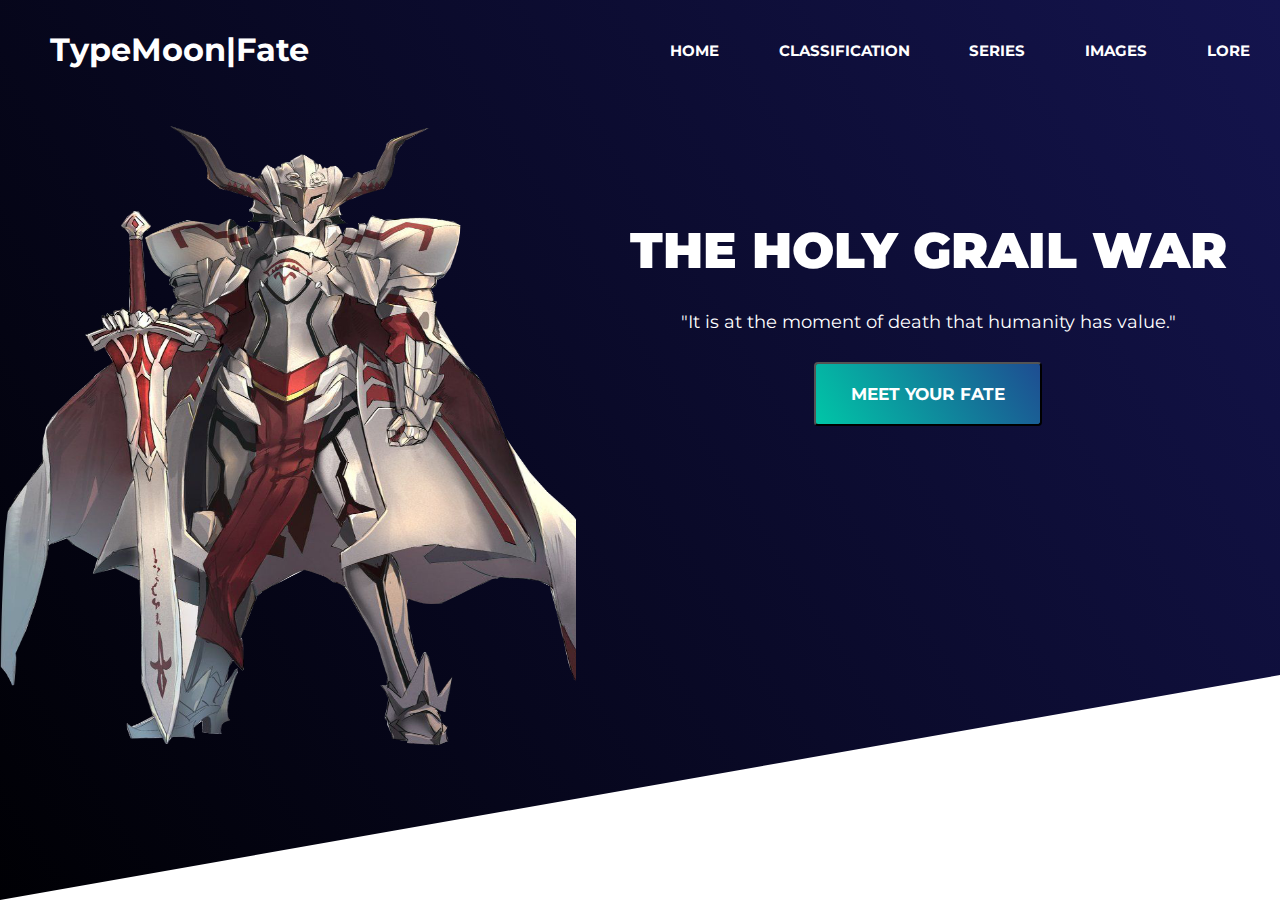
<file: index.html>
<!DOCTYPE html>
<html lang="en">
<head>
    <title>TypeMoon|Fate</title>
    <link rel="stylesheet" type="text/css" href="css/style.css">
    <link href="https://fonts.googleapis.com/css?family=Montserrat" rel="stylesheet">
</head>
<body>
    <header class="site-header" >
        <nav>
            <div class="logo">
                <h1><a href="#">TypeMoon|Fate</a></h1>
            </div>
            <div class="menu">
                <ul>
                    <li><a href="#">Home</a></li>
                    <li><a href="characters.html">Classification</a></li>
                    <li><a href="series.html">Series</a></li>
                    <li><a href="gallery.html">Images</a></li>
                    <li><a href="lore.html">Lore</a></li>
                </ul>
            </div>
        </nav>
        
        <section>
            <div class="leftside">
                <img src="images/14.png">
            </div>
            <div class="rightside">
                <h1>The Holy Grail War</h1>
                <p>"It is at the moment of death that humanity has value."</p>
                <a href="home.html"><button>Meet your Fate</button></a>
            </div>
        </section>
    </header>

</body>
</html>
</file>
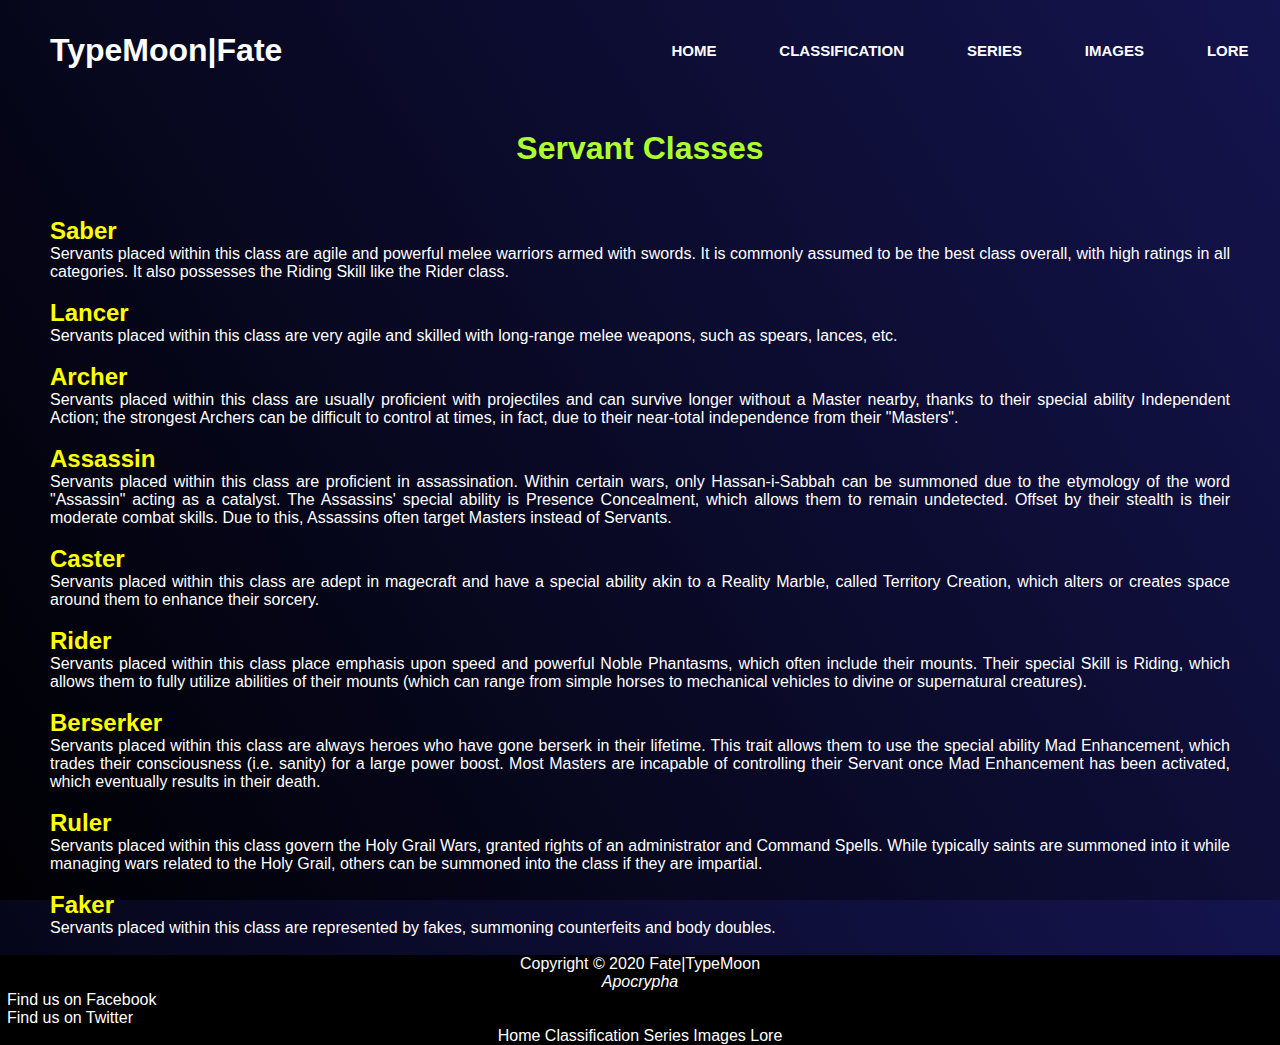
<file: characters.html>
<!DOCTYPE html>
<html lang="en">
<head>
    
    <title>Classification</title>
    <link rel="stylesheet" type="text/css" href="css/style1.css">
</head>
<body>
    <header class="site-header" >
        <nav>
            <div class="logo">
                <h1><a href="index.html">TypeMoon|Fate</a></h1>
            </div>
            <div class="menu">
                <ul>
                    <li><a href="home.html">Home</a></li>
                    <li><a href="#">Classification</a></li>
                    <li><a href="series.html">Series</a></li>
                    <li><a href="gallery.html">Images</a></li>
                    <li><a href="lore.html">Lore</a></li>
                </ul>
            </div>
        </nav>
    <div class="head1">
        <h1>Servant Classes</h1>
    </div>
    <div class="paragraphs">
        <h2>
            Saber
        </h2>
        <p> Servants placed within this class are agile and powerful melee warriors armed with swords. It is commonly assumed to be the best class overall, with high ratings in all categories. It also possesses the Riding Skill like the Rider class.</p><br>
    </div>
    <div class="paragraphs">
        <h2>
            Lancer
        </h2>
        <p>Servants placed within this class are very agile and skilled with long-range melee weapons, such as spears, lances, etc.</p><br>
    </div>
    <div class="paragraphs">
        <h2>
            Archer
        </h2>
        <p>Servants placed within this class are usually proficient with projectiles and can survive longer without a Master nearby, thanks to their special ability Independent Action; the strongest Archers can be difficult to control at times, in fact, due to their near-total independence from their "Masters".</p><br>
    </div>
    <div class="paragraphs">
        <h2>
            Assassin
        </h2>
        <p>Servants placed within this class are proficient in assassination. Within certain wars, only Hassan-i-Sabbah can be summoned due to the etymology of the word "Assassin" acting as a catalyst. The Assassins' special ability is Presence Concealment, which allows them to remain undetected. Offset by their stealth is their moderate combat skills. Due to this, Assassins often target Masters instead of Servants.</p><br>
    </div>
    <div class="paragraphs">
        <h2>
            Caster
        </h2>
        <p>Servants placed within this class are adept in magecraft and have a special ability akin to a Reality Marble, called Territory Creation, which alters or creates space around them to enhance their sorcery.</p><br>
    </div>
    <div class="paragraphs">
        <h2>
            Rider
        </h2>
        <p>Servants placed within this class place emphasis upon speed and powerful Noble Phantasms, which often include their mounts. Their special Skill is Riding, which allows them to fully utilize abilities of their mounts (which can range from simple horses to mechanical vehicles to divine or supernatural creatures).</p><br>
    </div>
    <div class="paragraphs">
        <h2>
            Berserker
        </h2>
        <p>Servants placed within this class are always heroes who have gone berserk in their lifetime. This trait allows them to use the special ability Mad Enhancement, which trades their consciousness (i.e. sanity) for a large power boost. Most Masters are incapable of controlling their Servant once Mad Enhancement has been activated, which eventually results in their death.</p><br>
    </div>
    <div class="paragraphs">
        <h2>
            Ruler
        </h2>
        <p>Servants placed within this class govern the Holy Grail Wars, granted rights of an administrator and Command Spells. While typically saints are summoned into it while managing wars related to the Holy Grail, others can be summoned into the class if they are impartial.</p><br>
    </div>
    <div class="paragraphs">
        <h2>
            Faker
        </h2>
        <p>Servants placed within this class are represented by fakes, summoning counterfeits and body doubles.</p><br>
    </div>
    <div class = "footer">
        Copyright &copy; 2020 Fate|TypeMoon<br/>
        <i>Apocrypha</i>
        <p align="left" style="Top:0px; left:0px;"> <a href="https://www.facebook.com/"> Find us on Facebook</a></p>
        <p align="left" style="Top:0px; left:0px;"> <a href="https://www.twitter.com/"> Find us on Twitter</a></p>
        <p>
        <a href="home.html">Home</a>
         <a href="#">Classification</a>
         <a href="Series.html">Series</a>
         <a href="gallery.html">Images</a>
         <a href="contact.html">Lore</a>
        </p>
    </div>



</body>
</html>
</file>
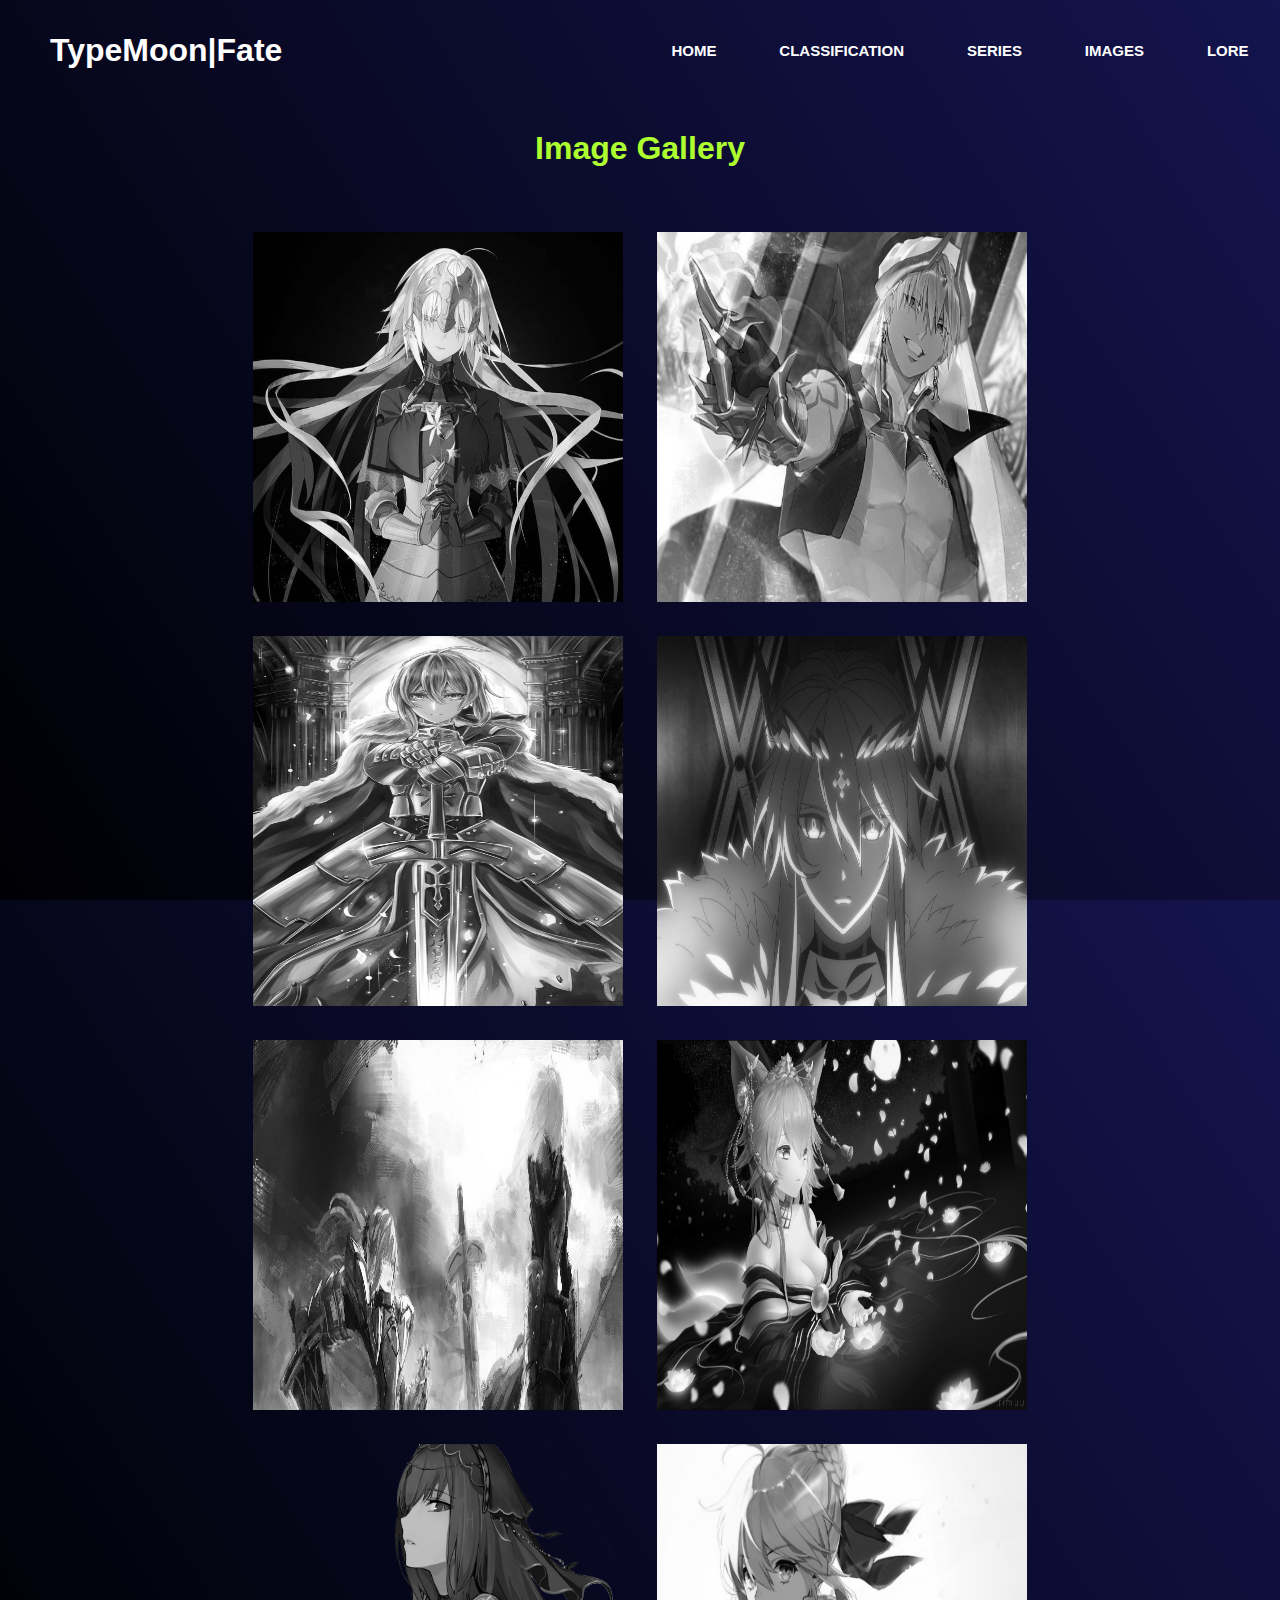
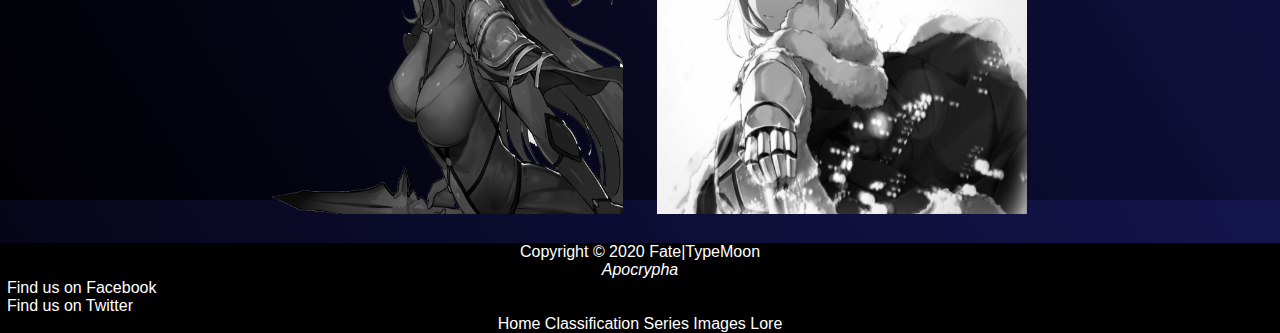
<file: gallery.html>
<!DOCTYPE html>
<html lang="en">
<head>
    
    <title>Images</title>
    <link rel="stylesheet" type="text/css" href="css/style1.css">
</head>
<body>
    <header class="site-header" >
        <nav>
            <div class="logo">
                <h1><a href="index.html">TypeMoon|Fate</a></h1>
            </div>
            <div class="menu">
                <ul>
                    <li><a href="home.html">Home</a></li>
                    <li><a href="characters.html">Classification</a></li>
                    <li><a href="series.html">Series</a></li>
                    <li><a href="#">Images</a></li>
                    <li><a href="lore.html">Lore</a></li>
                </ul>
            </div>
        </nav>
    <div class="head1">
        <h1>Image Gallery</h1>
    </div>
    <div class="gallery" align="center">
        <a href="images/1.jpg" target="_blank"><img src="images/1.jpg" width=400px height=400px data-title="Ruler/Alter Jeanne" alt="Ruler/Alter Jeanne"></a>
        <a href="images/4.jpg"><img src="images/4.jpg" width=400px height=400px title="Caster Gilgamesh" alt="Caster Gilgamesh"></a>
        <a href="images/6.jpg"><img src="images/6.jpg" width=400px height=400px title="Saber Artoria" alt="Saber Artoria"></a>
        <a href="images/7.jpg"><img src="images/7.jpg" width=400px height=400px title="Lancer Artoria" alt="Lancer Artoria"></a>
        <a href="images/9.jpg"><img src="images/9.jpg" width=400px height=400px title="Father and son" alt="Father and son"></a>
        <a href="images/10.png"><img src="images/10.png" width=400px height=400px title="Caster Tamamo" alt="Caster Tamamo"></a>
        <a href="images/11.png"><img src="images/11.png" width=400px height=400px title="Lancer Unknown" alt="Lancer Unknown"></a>
        <a href="images/12.jpg"><img src="images/12.jpg" width=400px height=400px title="Artoria Pendragon" alt="Artoria Pendragon"></a>
    </div>
    <div class = "footer">
        Copyright &copy; 2020 Fate|TypeMoon<br/>
        <i>Apocrypha</i>
        <p align="left" style="Top:0px; left:0px;"> <a href="https://www.facebook.com/"> Find us on Facebook</a></p>
        <p align="left" style="Top:0px; left:0px;"> <a href="https://www.twitter.com/"> Find us on Twitter</a></p>
        <p>
        <a href="home.html">Home</a>
         <a href="characters.html">Classification</a>
         <a href="Series.html">Series</a>
         <a href="#">Images</a>
         <a href="contact.html">Lore</a>
        </p>
    </div>
</body>
</html>
</file>
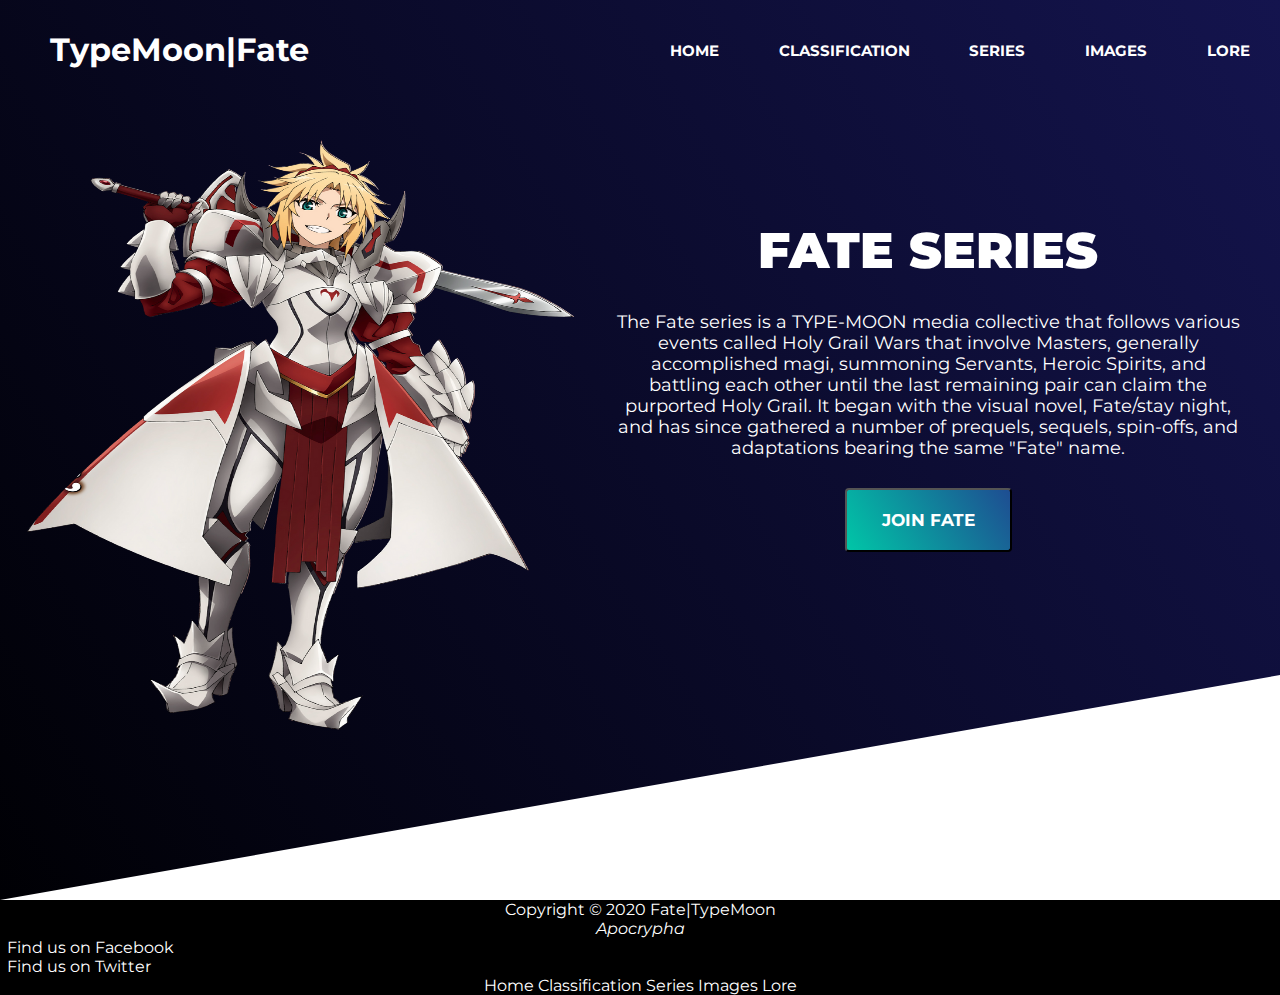
<file: home.html>
<!DOCTYPE html>
<html lang="en">
<head>
    <title></title>
    <link rel="stylesheet" type="text/css" href="css/style.css">
    <link href="https://fonts.googleapis.com/css?family=Montserrat" rel="stylesheet">
</head>
<body>
    <header class="site-header" >
        <nav>
            <div class="logo">
                <h1><a href="index.html">TypeMoon|Fate</a></h1>
            </div>
            <div class="menu">
                <ul>
                    <li><a href="#">Home</a></li>
                    <li><a href="characters.html">Classification</a></li>
                    <li><a href="series.html">Series</a></li>
                    <li><a href="gallery.html">Images</a></li>
                    <li><a href="lore.html">Lore</a></li>
                </ul>
            </div>
        </nav>

        <section>
            <div class="leftside">
                <img src="images/_render__mordred__saber_of_red__by_kiddblaster_dcjp9fs-fullview.png">
            </div>
            <div class="rightside">
                <h1>Fate Series</h1>
                <p>The Fate series is a TYPE-MOON media collective that follows various events called Holy Grail Wars that involve Masters, generally accomplished magi, summoning Servants, Heroic Spirits, and battling each other until the last remaining pair can claim the purported Holy Grail. It began with the visual novel, Fate/stay night, and has since gathered a number of prequels, sequels, spin-offs, and adaptations bearing the same "Fate" name.</p>
                <a href="signup.html"><button>Join Fate</button></a>
            </div>
        </section>
    </header>
    <div class = "footer">
        Copyright &copy; 2020 Fate|TypeMoon<br/>
        <i>Apocrypha</i>
        <p align="left" style="Top:0px; left:0px;"> <a href="https://www.facebook.com/"> Find us on Facebook</a></p>
        <p align="left" style="Top:0px; left:0px;"> <a href="https://www.twitter.com/"> Find us on Twitter</a></p>
        <p>
        <a href="#l">Home</a>
         <a href="characters.html">Classification</a>
         <a href="Series.html">Series</a>
         <a href="gallery.html">Images</a>
         <a href="contact.html">Lore</a>
        </p>
    </div>
</body>
</html>
</file>
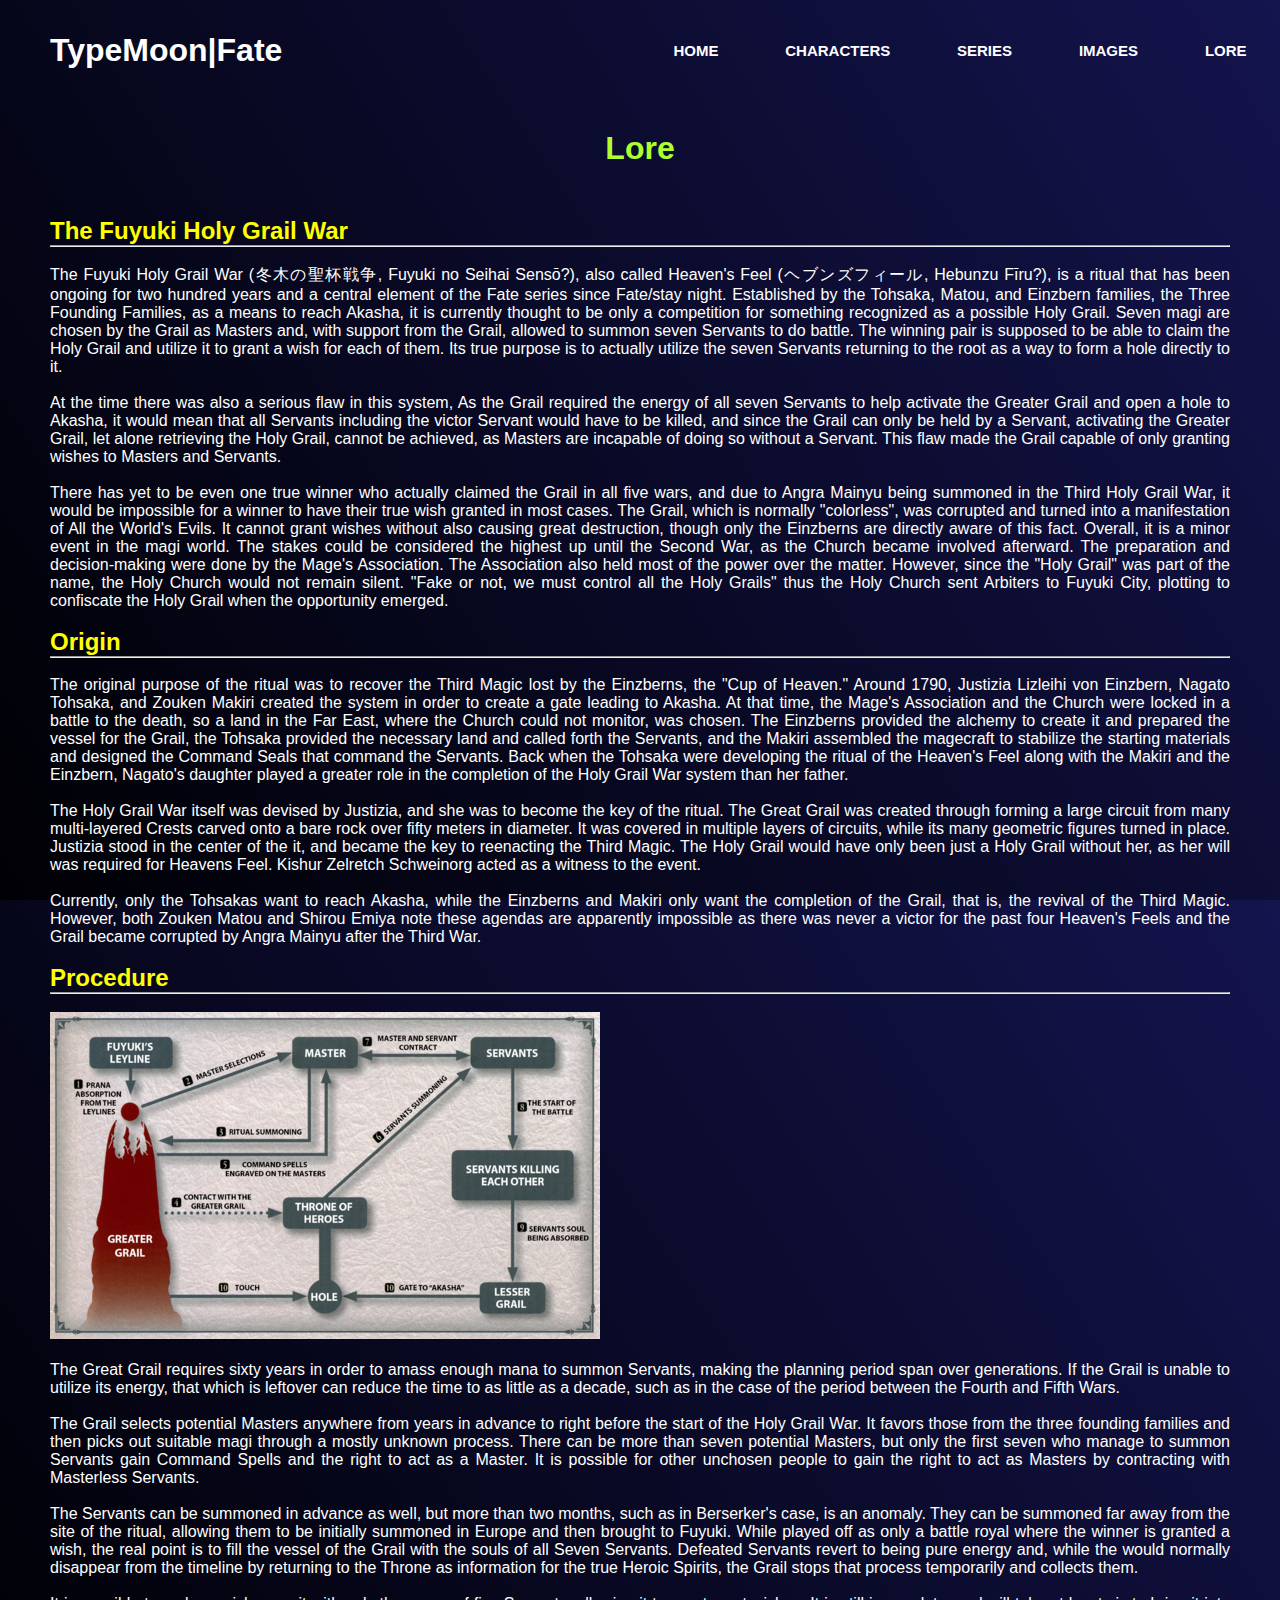
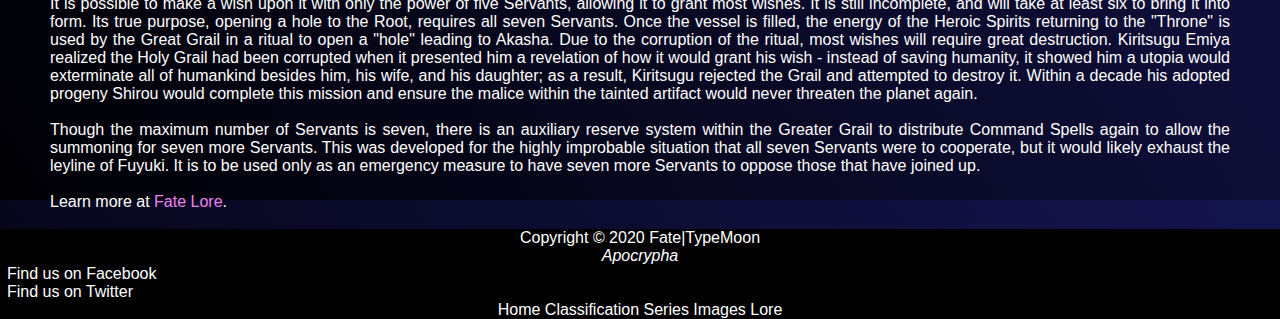
<file: lore.html>
<!DOCTYPE html>
<html lang="en">
<head>
    
    <title>Lore</title>
    <link rel="stylesheet" type="text/css" href="css/style1.css">
</head>
<body>
    <header class="site-header" >
        <nav>
            <div class="logo">
                <h1><a href="index.html">TypeMoon|Fate</a></h1>
            </div>
            <div class="menu">
                <ul>
                    <li><a href="home.html">Home</a></li>
                    <li><a href="characters.html">Characters</a></li>
                    <li><a href="series.html">Series</a></li>
                    <li><a href="gallery.html">Images</a></li>
                    <li><a href="#">Lore</a></li>
                </ul>
            </div>
        </nav>
    <div class="head1">
        <h1>Lore</h1>
    </div>
    <div class="paragraphs">
        <h2>The Fuyuki Holy Grail War<hr></h2><br>
        <p>The Fuyuki Holy Grail War (冬木の聖杯戦争, Fuyuki no Seihai Sensō?), also called Heaven's Feel (ヘブンズフィール, Hebunzu Fīru?), is a ritual that has been ongoing for two hundred years and a central element of the Fate series since Fate/stay night. Established by the Tohsaka, Matou, and Einzbern families, the Three Founding Families, as a means to reach Akasha, it is currently thought to be only a competition for something recognized as a possible Holy Grail. Seven magi are chosen by the Grail as Masters and, with support from the Grail, allowed to summon seven Servants to do battle. The winning pair is supposed to be able to claim the Holy Grail and utilize it to grant a wish for each of them. Its true purpose is to actually utilize the seven Servants returning to the root as a way to form a hole directly to it.</p><br>
        <p>At the time there was also a serious flaw in this system, As the Grail required the energy of all seven Servants to help activate the Greater Grail and open a hole to Akasha, it would mean that all Servants including the victor Servant would have to be killed, and since the Grail can only be held by a Servant, activating the Greater Grail, let alone retrieving the Holy Grail, cannot be achieved, as Masters are incapable of doing so without a Servant. This flaw made the Grail capable of only granting wishes to Masters and Servants.</p><br>
        <p>There has yet to be even one true winner who actually claimed the Grail in all five wars, and due to Angra Mainyu being summoned in the Third Holy Grail War, it would be impossible for a winner to have their true wish granted in most cases. The Grail, which is normally "colorless", was corrupted and turned into a manifestation of All the World's Evils. It cannot grant wishes without also causing great destruction, though only the Einzberns are directly aware of this fact. Overall, it is a minor event in the magi world. The stakes could be considered the highest up until the Second War, as the Church became involved afterward. The preparation and decision-making were done by the Mage's Association. The Association also held most of the power over the matter. However, since the "Holy Grail" was part of the name, the Holy Church would not remain silent. "Fake or not, we must control all the Holy Grails" thus the Holy Church sent Arbiters to Fuyuki City, plotting to confiscate the Holy Grail when the opportunity emerged.</p><bR>
    </div>
    <div class="paragraphs">
        <h2>Origin<hr></h2><br>
        <p>The original purpose of the ritual was to recover the Third Magic lost by the Einzberns, the "Cup of Heaven." Around 1790, Justizia Lizleihi von Einzbern, Nagato Tohsaka, and Zouken Makiri created the system in order to create a gate leading to Akasha. At that time, the Mage's Association and the Church were locked in a battle to the death, so a land in the Far East, where the Church could not monitor, was chosen. The Einzberns provided the alchemy to create it and prepared the vessel for the Grail, the Tohsaka provided the necessary land and called forth the Servants, and the Makiri assembled the magecraft to stabilize the starting materials and designed the Command Seals that command the Servants. Back when the Tohsaka were developing the ritual of the Heaven's Feel along with the Makiri and the Einzbern, Nagato's daughter played a greater role in the completion of the Holy Grail War system than her father.</p><br>
        <p>The Holy Grail War itself was devised by Justizia, and she was to become the key of the ritual. The Great Grail was created through forming a large circuit from many multi-layered Crests carved onto a bare rock over fifty meters in diameter. It was covered in multiple layers of circuits, while its many geometric figures turned in place. Justizia stood in the center of the it, and became the key to reenacting the Third Magic. The Holy Grail would have only been just a Holy Grail without her, as her will was required for Heavens Feel. Kishur Zelretch Schweinorg acted as a witness to the event.</p><br>
        <p>Currently, only the Tohsakas want to reach Akasha, while the Einzberns and Makiri only want the completion of the Grail, that is, the revival of the Third Magic. However, both Zouken Matou and Shirou Emiya note these agendas are apparently impossible as there was never a victor for the past four Heaven's Feels and the Grail became corrupted by Angra Mainyu after the Third War.</p><br>
    </div>
    <div class="paragraphs">
        <h2>Procedure<hr></h2><br>
        <p><img src="images/Fuyuki_Holy_Grail_War.png" title="The procedure for obtaining The Holy Grail" alt="The procedure for obtaining The Holy Grail"><br></p><br>
        <p>The Great Grail requires sixty years in order to amass enough mana to summon Servants, making the planning period span over generations. If the Grail is unable to utilize its energy, that which is leftover can reduce the time to as little as a decade, such as in the case of the period between the Fourth and Fifth Wars.</p><br>
        <p>The Grail selects potential Masters anywhere from years in advance to right before the start of the Holy Grail War. It favors those from the three founding families and then picks out suitable magi through a mostly unknown process. There can be more than seven potential Masters, but only the first seven who manage to summon Servants gain Command Spells and the right to act as a Master. It is possible for other unchosen people to gain the right to act as Masters by contracting with Masterless Servants.</p><br>
        <p>The Servants can be summoned in advance as well, but more than two months, such as in Berserker's case, is an anomaly. They can be summoned far away from the site of the ritual, allowing them to be initially summoned in Europe and then brought to Fuyuki. While played off as only a battle royal where the winner is granted a wish, the real point is to fill the vessel of the Grail with the souls of all Seven Servants. Defeated Servants revert to being pure energy and, while the would normally disappear from the timeline by returning to the Throne as information for the true Heroic Spirits, the Grail stops that process temporarily and collects them.</p><br>
        <p>It is possible to make a wish upon it with only the power of five Servants, allowing it to grant most wishes. It is still incomplete, and will take at least six to bring it into form. Its true purpose, opening a hole to the Root, requires all seven Servants. Once the vessel is filled, the energy of the Heroic Spirits returning to the "Throne" is used by the Great Grail in a ritual to open a "hole" leading to Akasha. Due to the corruption of the ritual, most wishes will require great destruction. Kiritsugu Emiya realized the Holy Grail had been corrupted when it presented him a revelation of how it would grant his wish - instead of saving humanity, it showed him a utopia would exterminate all of humankind besides him, his wife, and his daughter; as a result, Kiritsugu rejected the Grail and attempted to destroy it. Within a decade his adopted progeny Shirou would complete this mission and ensure the malice within the tainted artifact would never threaten the planet again.</p><br>
        <p>Though the maximum number of Servants is seven, there is an auxiliary reserve system within the Greater Grail to distribute Command Spells again to allow the summoning for seven more Servants. This was developed for the highly improbable situation that all seven Servants were to cooperate, but it would likely exhaust the leyline of Fuyuki. It is to be used only as an emergency measure to have seven more Servants to oppose those that have joined up.</p><br>
        <p>Learn more at <a href="https://typemoon.fandom.com/wiki/Fuyuki_Holy_Grail_War">Fate Lore</a>.</p><br>
    </div>
    <div class = "footer">
        Copyright &copy; 2020 Fate|TypeMoon<br/>
        <i>Apocrypha</i>
        <p align="left" style="Top:0px; left:0px;"> <a href="https://www.facebook.com/"> Find us on Facebook</a></p>
        <p align="left" style="Top:0px; left:0px;"> <a href="https://www.twitter.com/"> Find us on Twitter</a></p>
        <p>
        <a href="home.html">Home</a>
         <a href="characters.html">Classification</a>
         <a href="Series.html">Series</a>
         <a href="gallery.html">Images</a>
         <a href="contact.html">Lore</a>
        </p>
    </div>
</body>
</html>
</file>
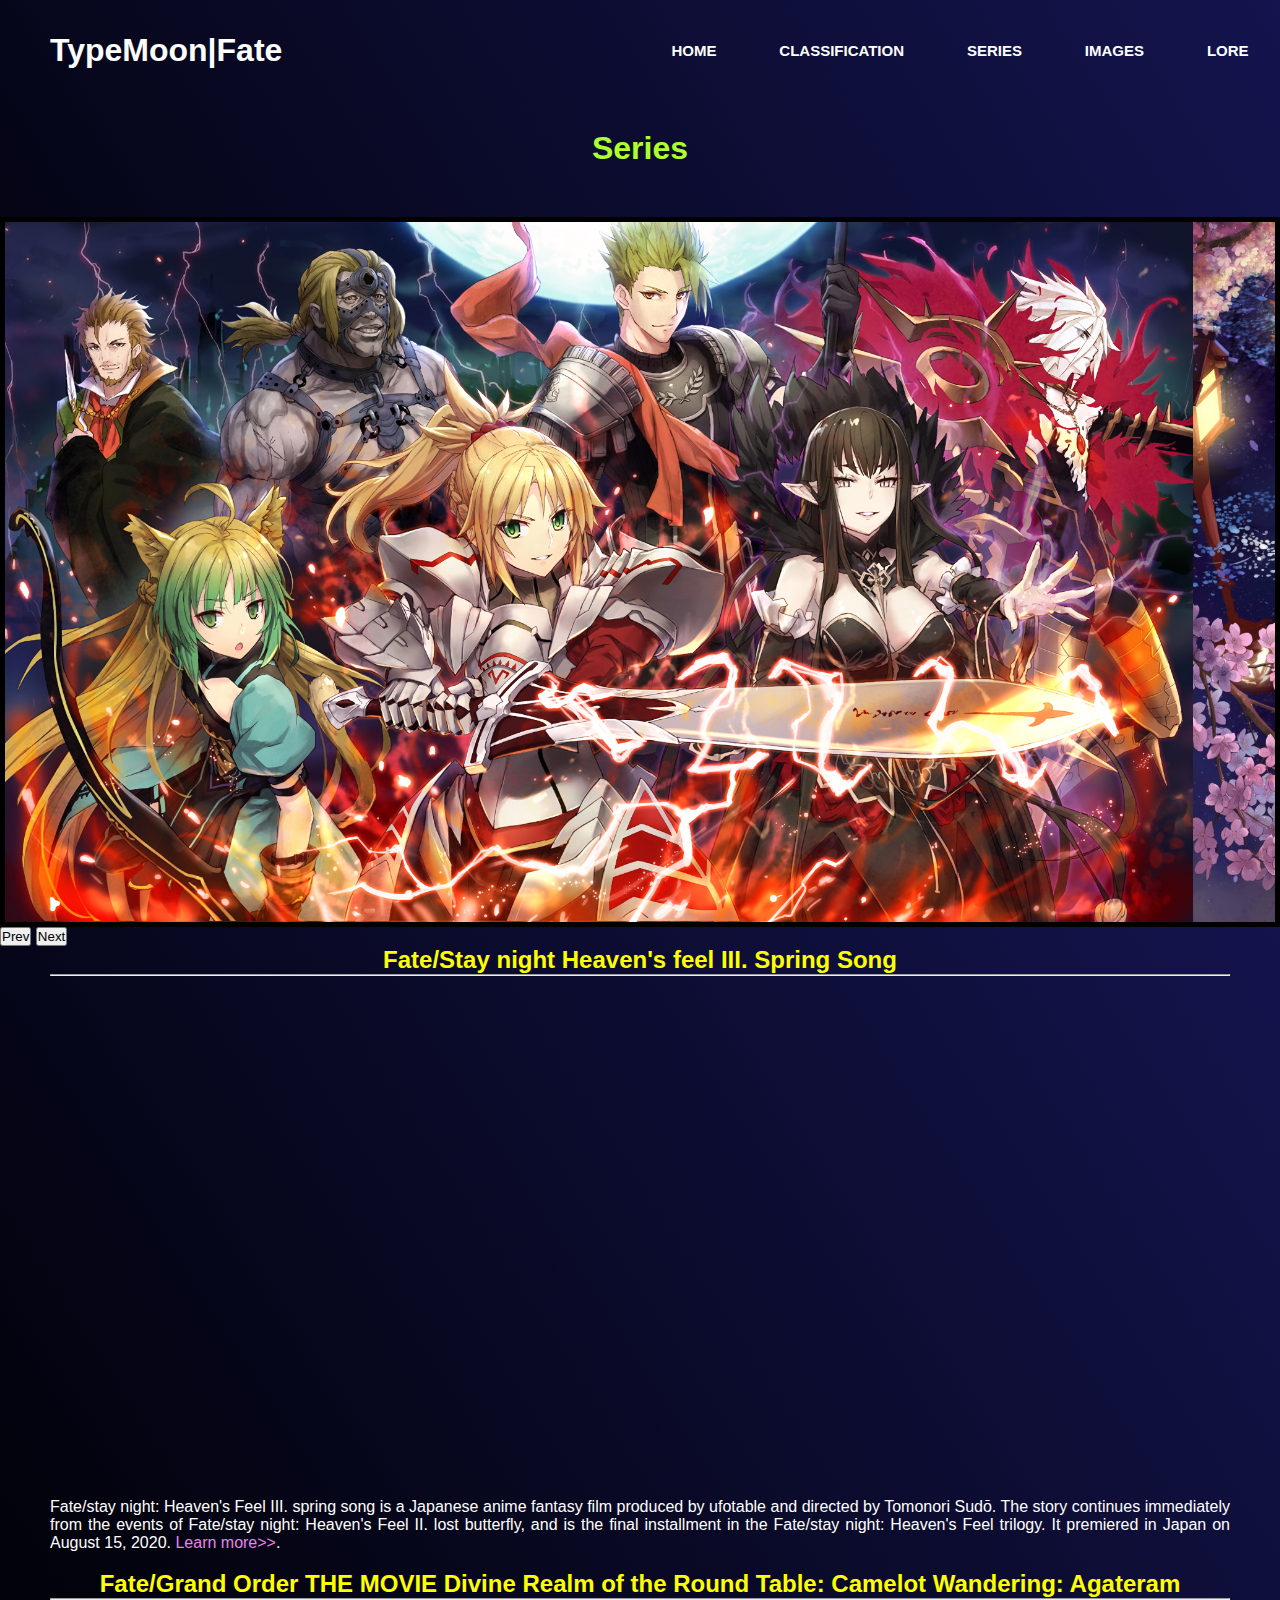
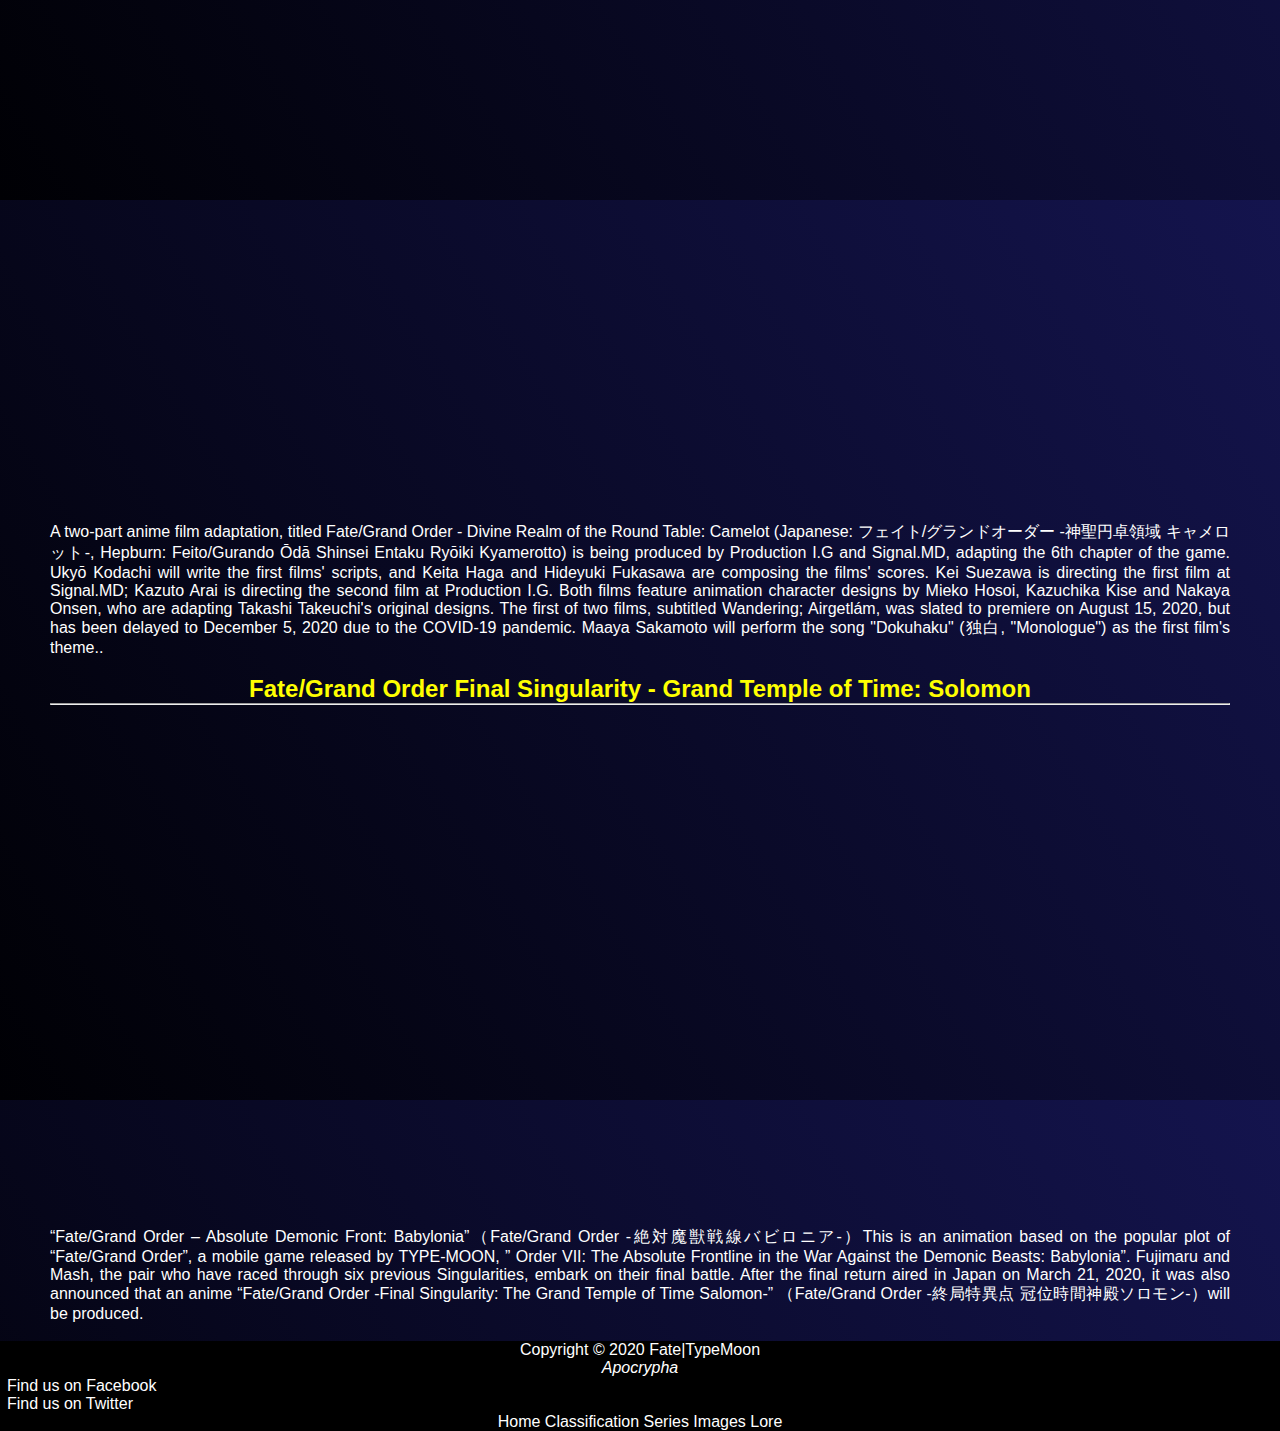
<file: series.html>
<!DOCTYPE html>
<html lang="en">
<head>
    
    <title>Series</title>
    <link rel="stylesheet" type="text/css" href="css/style1.css">
</head>
<body>
    <header class="site-header" >
        <nav>
            <div class="logo">
                <h1><a href="index.html">TypeMoon|Fate</a></h1>
            </div>
            <div class="menu">
                <ul>
                    <li><a href="home.html">Home</a></li>
                    <li><a href="characters.html">Classification</a></li>
                    <li><a href="#">Series</a></li>
                    <li><a href="gallery.html">Images</a></li>
                    <li><a href="lore.html">Lore</a></li>
                </ul>
            </div>
        </nav>
    <div class="head1">
        <h1>Series</h1>
    </div>
    <div class="carousel-container">
        <div class="carousel-slide">
            <img src="images/s5.jpg" id="lastClone" alt="saber">
            <img src="images/s1.png" alt="apocrypha">
            <img src="images/s2.jpg" alt="tamamo">
            <img src="images/s3.png" alt="ruler/alter">
            <img src="images/s4.png" alt="stay/night">
            <img src="images/s5.jpg" alt="saber">
            <img src="images/s1.png" id="firstClone" alt="apocrypha">
        </div>
    </div>
    <button id="prevBtn">Prev</button>
    <button id="nextBtn">Next</button>
    <script src="js/apps.js"></script>
    <div class="paragraph">
        <h2>
            Fate/Stay night Heaven's feel III. Spring Song<hr>
        </h2><br>
    </div>
    <div class="videos">
        <iframe width="800" height="500" src="https://www.youtube.com/embed/d3OFZ5o6nlU" frameborder="0" allow="accelerometer; autoplay; encrypted-media; gyroscope; picture-in-picture" allowfullscreen></iframe>
    </div>
    <div class="paragraphs">
        <p>
            Fate/stay night: Heaven's Feel III. spring song is a Japanese anime fantasy film produced by ufotable and directed by Tomonori Sudō. The story continues immediately from the events of Fate/stay night: Heaven's Feel II. lost butterfly, and is the final installment in the Fate/stay night: Heaven's Feel trilogy. It premiered in Japan on August 15, 2020. <a href="https://en.wikipedia.org/wiki/Fate/stay_night:_Heaven%27s_Feel_III._spring_song">Learn more>></a>.
        </p><br>
    </div>

    <div class="paragraph">
        <h2>
            Fate/Grand Order THE MOVIE Divine Realm of the Round Table: Camelot Wandering: Agateram <hr>
        </h2><br>
    </div>
    <div class="videos">
        <iframe width="800" height="500" src="https://www.youtube.com/embed/j_Lgvyfzhlk" frameborder="0" allow="accelerometer; autoplay; encrypted-media; gyroscope; picture-in-picture" allowfullscreen></iframe>
    </div>
    <div class="paragraphs">
        <p>
            A two-part anime film adaptation, titled Fate/Grand Order - Divine Realm of the Round Table: Camelot (Japanese: フェイト/グランドオーダー -神聖円卓領域 キャメロット-, Hepburn: Feito/Gurando Ōdā Shinsei Entaku Ryōiki Kyamerotto) is being produced by Production I.G and Signal.MD, adapting the 6th chapter of the game. Ukyō Kodachi will write the first films' scripts, and Keita Haga and Hideyuki Fukasawa are composing the films' scores. Kei Suezawa is directing the first film at Signal.MD; Kazuto Arai is directing the second film at Production I.G. Both films feature animation character designs by Mieko Hosoi, Kazuchika Kise and Nakaya Onsen, who are adapting Takashi Takeuchi's original designs. The first of two films, subtitled Wandering; Airgetlám, was slated to premiere on August 15, 2020, but has been delayed to December 5, 2020 due to the COVID-19 pandemic. Maaya Sakamoto will perform the song "Dokuhaku" (独白, "Monologue") as the first film's theme..
        </p><br>
    </div>
    <div class="paragraph">
        <h2>
            Fate/Grand Order Final Singularity - Grand Temple of Time: Solomon <hr>
        </h2><br>
    </div>
    <div class="videos">
        <iframe width="800" height="500" src="https://www.youtube.com/embed/xqnSYd-QjsM" frameborder="0" allow="accelerometer; autoplay; encrypted-media; gyroscope; picture-in-picture" allowfullscreen></iframe>
    </div>
    <div class="paragraphs">
        <p>
            “Fate/Grand Order – Absolute Demonic Front: Babylonia”（Fate/Grand Order -絶対魔獣戦線バビロニア-）This is an animation based on the popular plot of “Fate/Grand Order”, a mobile game released by TYPE-MOON, ” Order VII: The Absolute Frontline in the War Against the Demonic Beasts: Babylonia”. Fujimaru and Mash, the pair who have raced through six previous Singularities, embark on their final battle. After the final return aired in Japan on March 21, 2020, it was also announced that an anime “Fate/Grand Order -Final Singularity: The Grand Temple of Time Salomon-” （Fate/Grand Order -終局特異点 冠位時間神殿ソロモン-）will be produced.
        </p><br>
    </div>
    <div class = "footer">
        Copyright &copy; 2020 Fate|TypeMoon<br/>
        <i>Apocrypha</i>
        <p align="left" style="Top:0px; left:0px;"> <a href="https://www.facebook.com/"> Find us on Facebook</a></p>
        <p align="left" style="Top:0px; left:0px;"> <a href="https://www.twitter.com/"> Find us on Twitter</a></p>
        <p>
        <a href="home.html">Home</a>
         <a href="characters.html">Classification</a>
         <a href="#">Series</a>
         <a href="gallery.html">Images</a>
         <a href="contact.html">Lore</a>
        </p>
    </div>
</body>
</html>
</file>
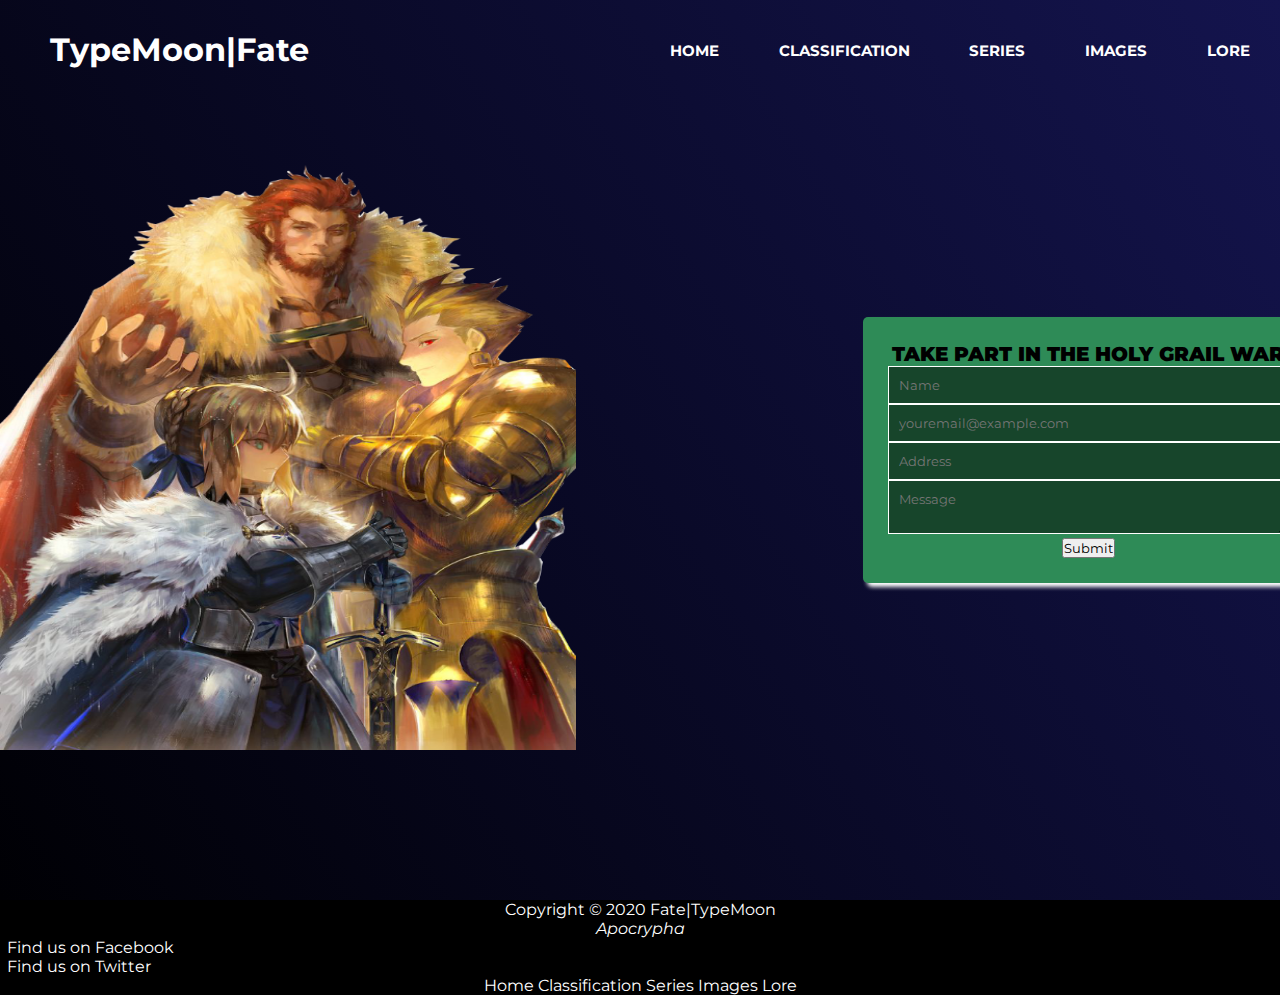
<file: signup.html>
<!DOCTYPE html>
<html lang="en">
<head>
    <title>TypeMoon|Fate</title>
    <link rel="stylesheet" type="text/css" href="css/style1.css">
    <link href="https://fonts.googleapis.com/css?family=Montserrat" rel="stylesheet">
</head>
<body>
    <script src="js/apps.js"></script>
    <header class="site-header" >
        <nav>
            <div class="logo">
                <h1><a href="#">TypeMoon|Fate</a></h1>
            </div>
            <div class="menu">
                <ul>
                    <li><a href="home.html">Home</a></li>
                    <li><a href="characters.html">Classification</a></li>
                    <li><a href="series.html">Series</a></li>
                    <li><a href="gallery.html">Images</a></li>
                    <li><a href="lore.html">Lore</a></li>
                </ul>
            </div>
        </nav>
        <section>
            <div class="leftside">
                <img src="images/15.png" alt="banquet of kings">
            </div>
            <div class="rightside">
                <div class="box">
                    <h1>Take Part In The Holy Grail War</h1>
                    <form name="myform" id="myform" action="index.html" method="post"onsubmit="return validation()">
                        <div class="input-field">
                            <input type="text" placeholder="Name" name="name">
                        </div>
                        <div class="input-field">
                            <input type="text" placeholder="youremail@example.com" name="email">
                        </div>
                        <div class="input-field">
                            <input type="text" placeholder="Address" name="address">
                        </div>
                        <div class="input-field">
                            <textarea id="message" placeholder="Message"></textarea>   
                        </div>
                        <div class="btn">
                            <input type="submit" onsubmit="return submit()" >
                        </div>
                </div>
            </div>
        </section>
    </header>
    <div class = "footer">
        Copyright &copy; 2020 Fate|TypeMoon<br/>
        <i>Apocrypha</i>
        <p align="left" style="Top:0px; left:0px;"> <a href="https://www.facebook.com/"> Find us on Facebook</a></p>
        <p align="left" style="Top:0px; left:0px;"> <a href="https://www.twitter.com/"> Find us on Twitter</a></p>
        <p>
        <a href="home.html">Home</a>
         <a href="characters.html">Classification</a>
         <a href="Series.html">Series</a>
         <a href="gallery.html">Images</a>
         <a href="contact.html">Lore</a>
        </p>
    </div>

</body>
</html>
</file>
<file: css/style.css>
*{
    margin: 0;
    padding: 0;
    box-sizing: border-box;  
    font-family: 'Montserrat', sans-serif;
}
.site-header{
    width: 100%;
    height: 100vh;
    background: linear-gradient(57deg, #000004, #14144e);
    clip-path: polygon(0% 0%, 100% 0%, 100% 75%, 0% 100%);
}

nav{
    width: 100%;
    height: 100px;
    display: flex;
    color:white;
}

.logo{
    width: 50%;
    height: 100px;
}

.logo h1{
    line-height: 100px;
    padding-left: 50px;
}

.logo h1 a{
    text-decoration: none;
    color:white;
}
.menu{
    width: 50%;
    height: 100px;
}

.menu ul{
    width: 100%;
    height: 100px;
    display: flex;
    flex-direction: row;
    justify-content: space-around;
    align-items: center;
}

.menu ul li{
    list-style: none;
    font-size: 15px;
    font-weight: bold;
    text-transform: uppercase;
}

.menu ul li a{
    text-decoration: none;
    color:white;
}
.menu ul li a:hover{
    color: lightblue;
}

section{
    display: flex;
}

.leftside{
    width:45%;
    height: auto;
    overflow: hidden;
    margin-top: 20px;
}

.leftside img{
    width:600px;
    height: 630px;
}

.rightside{
    width: 55%;
    height: 300px;
    color: white;
    text-align: center;
    margin-top: 80px;
    padding: 40px;
}

.rightside h1{
    font-size: 50px;
    font-weight: 900;
    text-transform: uppercase;
}

.rightside p{
    font-size: 1.1rem;
    padding: 30px 0;
    text-align: center;
}

.rightside button{
    font-size: 17px;
    font-weight: bold;
    color: white;
    text-transform: uppercase;
    background: linear-gradient(57deg, #00c6a7, #1e4d92);
    border-radius: 4px;
    padding: 20px 35px;
}

.rightside button:hover{
    background: linear-gradient(57deg, #1e4d92, #00c6a7);
}

.rightside button a{
    text-decoration: none;
    color: white;
}

.footer
{
  background-color: black;
  text-align: center;
  color: #fff;
  width: 100%
  padding: 2px;
}

.footer p{
    padding: 0px 7px;
}

.footer a{
  text-decoration: none;
  color: #fff;
}

.footer a:hover{
    color: lightblue;
}
</file>
<file: css/style1.css>
*{
    margin: 0;
    padding: 0;
    box-sizing: border-box;  
    font-family: 'Montserrat', sans-serif;
}
.site-header{
    width: 100%;
    height: 100vh;
    background: linear-gradient(57deg, #000004, #14144e);
}

nav{
    width: 100%;
    height: 100px;
    display: flex;
    color:white;
}

.logo{
    width: 50%;
    height: 100px;
}

.logo h1{
    line-height: 100px;
    padding-left: 50px;
}

.logo h1 a{
    text-decoration: none;
    color:white;
}

.menu{
    width: 50%;
    height: 100px;
}

.menu ul{
    width: 100%;
    height: 100px;
    display: flex;
    flex-direction: row;
    justify-content: space-around;
    align-items: center;
}

.menu ul li{
    list-style: none;
    font-size: 15px;
    font-weight: bold;
    text-transform: uppercase;
}

.menu ul li a{
    text-decoration: none;
    color:white;
}
.menu ul li a:hover{
    color: lightblue;
}

section{
    display: flex;
}

.leftside{
    width:45%;
    height: auto;
    overflow: hidden;
    margin-top: 20px;
}

.leftside img{
    width:600px;
    height: 630px;
}

.rightside{
    width: 55%;
    height: 300px;
    color: white;
    text-align: center;
    margin-top: 80px;
    padding: 40px;
}

.rightside h1{
    font-size: 50px;
    font-weight: 900;
    text-transform: uppercase;
}

.rightside p{
    font-size: 1.1rem;
    padding: 30px 0;
}

.rightside button{
    font-size: 17px;
    font-weight: bold;
    color: white;
    text-transform: uppercase;
    background: linear-gradient(57deg, #00c6a7, #1e4d92);
    border-radius: 4px;
    padding: 20px 35px;
}

.rightside button:hover{
    background: linear-gradient(57deg, #1e4d92, #00c6a7);
}

body{
    font-family: sans-serif;
    background: linear-gradient(57deg, #000004, #14144e);
}


.head1 h1{
    text-align: center;
    color:greenyellow;
    margin: 30px 0 50px;
}

.gallery{
    margin: 10px 50px;

}

.gallery img{
    padding: 15px;
    filter: grayscale(100%);
    transition: 1s;
}

.gallery img:hover{
    filter: grayscale(0);
    transform: scale(1.1);
}

.paragraphs h2{
    color: yellow;
    text-align: left;
    margin: 0px 50px;
}
.paragraphs p{
    color: white;
    margin:0px 50px;
    text-align: justify;
}

.paragraphs img{
    text-align: center;
}

.paragraphs a{
    text-decoration: violet;
    color: violet;
}

.videos{
    text-align: center;
}
.paragraph h2{
    color: yellow;
    text-align: center;
    margin: 0px 50px;
}

.carousel-container{
    width:100%;
    margin:auto;
    border: 5px solid black;
    overflow: hidden;
}

.carousel-slide{
    display:flex;
    width:80%;
    height: 700px;
}

button{
    text-align: center;
}

.rightside input-field{
    padding: 20px 10px;
    height: auto;
}

.input-field input[type="text"],textarea{
  background: rgb(0, 0, 0); /* Fallback color */
  background: rgba(0, 0, 0, 0.5);
  width: 100%;
  border: 1px solid;
  padding: 10px;
  color: #fff;

}

#errormsg
{
  margin-bottom: 20px;
  padding: 0px;
  background: red;
  text-align: center;
  transition: all 1s ease;
}

.box{
    position: absolute;
    top: 50%;
    left: 85%;
    max-width: 450px;
    width: 100%;
    padding: 25px;
    border-radius: 5px;
    box-shadow: 4px 4px 4px;
    transform: translate(-50%,-50%);
    background-color: seagreen;
  }

  .box h1{
      font-size: 20px;
      color: black;
  }

.footer
{
  background-color: black;
  text-align: center;
  color: #fff;
  width: 100%
  padding: 2px;
}

.footer p{
    padding: 0px 7px;
}

.footer a{
  text-decoration: none;
  color: #fff;
}

.footer a:hover{
    color: lightblue;
}
</file>
